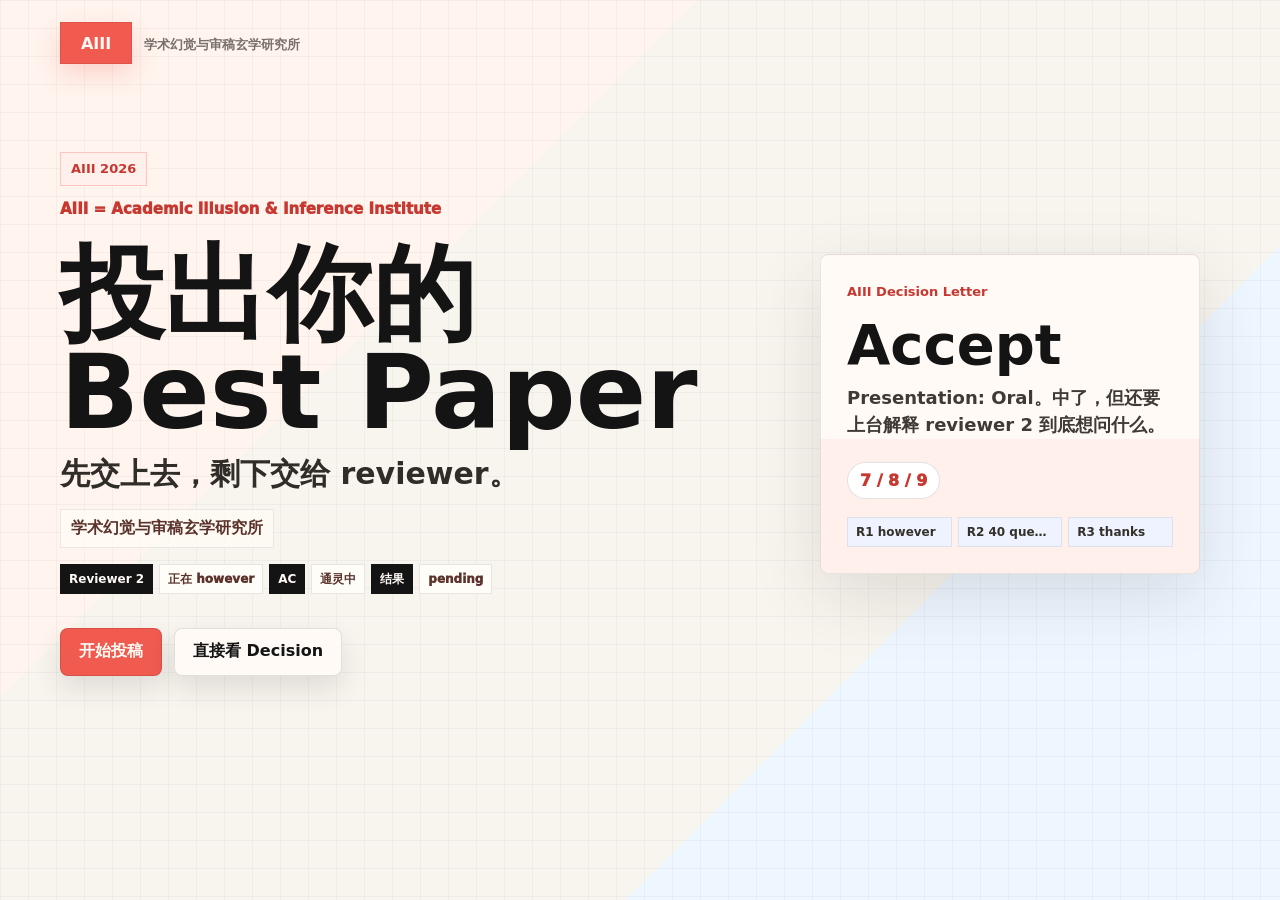
<file: index.html>
<!doctype html>
<html lang="zh-CN">
  <head>
    <meta charset="UTF-8" />
    <meta name="viewport" content="width=device-width, initial-scale=1.0" />
    <meta
      http-equiv="Content-Security-Policy"
      content="default-src 'self'; script-src 'self'; style-src 'self'; img-src 'self' data:; connect-src 'none'; object-src 'none'; base-uri 'none'; form-action 'none'"
    />
    <meta
      name="description"
      content="AIII：Academic Illusion & Inference Institute。投出你的 Best Paper，模拟 Accept / Reject 后的 Poster、Spotlight、Oral 审稿结果。"
    />
    <title>AIII | 投出你的 Best Paper</title>
    <link rel="icon" href="data:," />
    <link rel="stylesheet" href="./styles.css?v=probability2" />
  </head>
  <body>
    <div class="page-shell">
      <header class="topbar" aria-label="AIII navigation">
        <a class="brand" href="./index.html" aria-label="AIII home">
          <span class="brand-mark">AIII</span>
          <span class="brand-sub">学术幻觉与审稿玄学研究所</span>
        </a>
      </header>

      <main id="app" class="app" aria-live="polite"></main>
    </div>

    <template id="intro-template">
      <section class="intro-grid">
        <div class="hero-copy">
          <div class="kicker">AIII 2026</div>
          <p class="aiii-full-name">AIII = Academic Illusion & Inference Institute</p>
          <h1>投出你的 Best Paper</h1>
          <p class="hero-subtitle">先交上去，剩下交给 reviewer。</p>
          <p class="hero-alias">学术幻觉与审稿玄学研究所</p>
          <div class="system-strip" aria-label="AIII system status">
            <span>Reviewer 2</span>
            <b>正在 however</b>
            <span>AC</span>
            <b>通灵中</b>
            <span>结果</span>
            <b>pending</b>
          </div>
          <div class="hero-actions">
            <button class="primary-btn" data-action="start">开始投稿</button>
            <button class="ghost-btn" data-action="random">直接看 Decision</button>
          </div>
        </div>

        <aside class="share-preview" aria-label="sample result">
          <div class="preview-card">
            <span>AIII Decision Letter</span>
            <h2>Accept</h2>
            <p>Presentation: Oral。中了，但还要上台解释 reviewer 2 到底想问什么。</p>
            <div class="preview-score">7 / 8 / 9</div>
            <div class="preview-reviewers" aria-hidden="true">
              <b>R1 however</b>
              <b>R2 40 questions</b>
              <b>R3 thanks</b>
            </div>
          </div>
        </aside>
      </section>
    </template>

    <script src="./script.js?v=probability2"></script>
  </body>
</html>
</file>
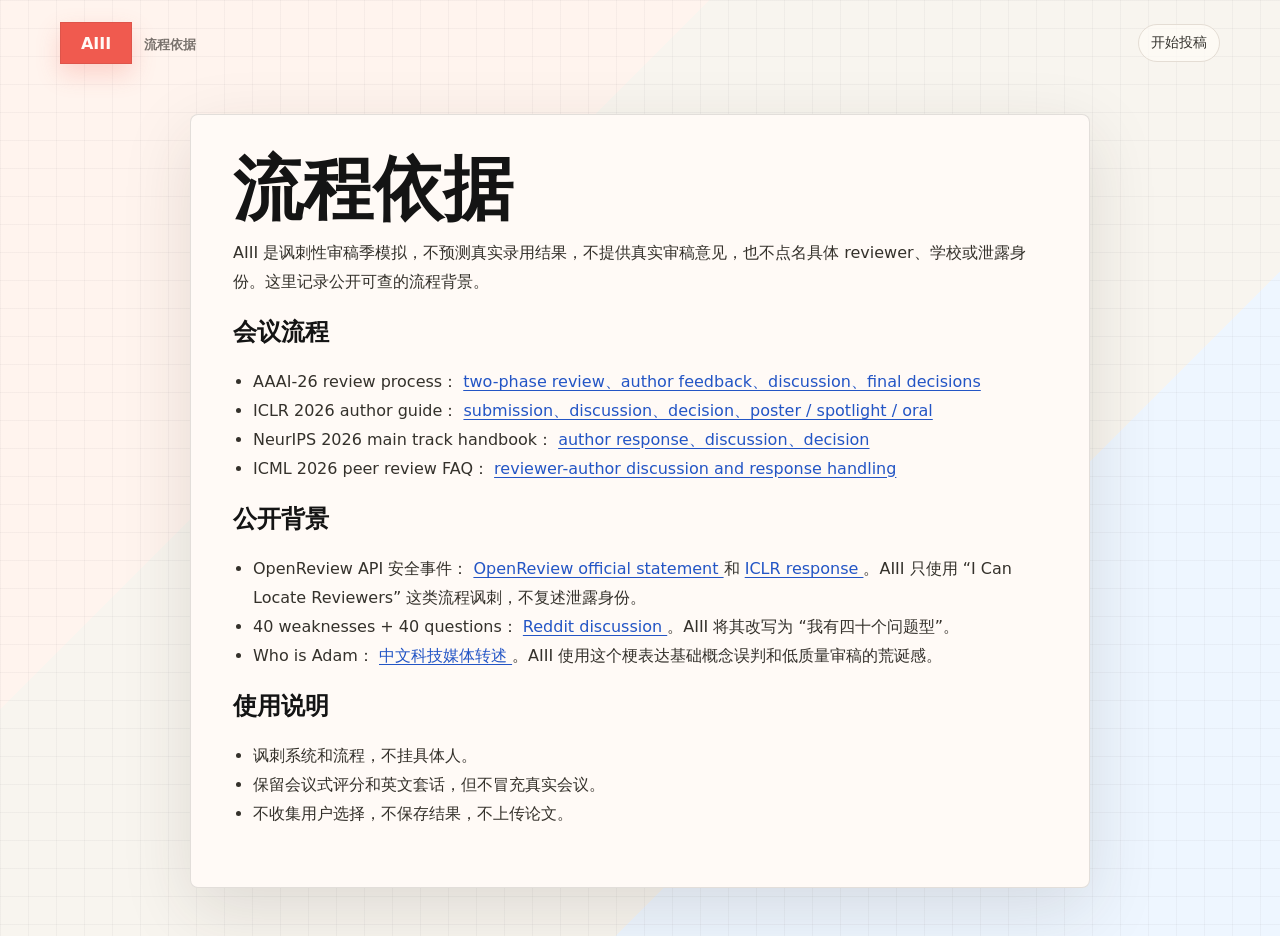
<file: sources.html>
<!doctype html>
<html lang="zh-CN">
  <head>
    <meta charset="UTF-8" />
    <meta name="viewport" content="width=device-width, initial-scale=1.0" />
    <meta
      http-equiv="Content-Security-Policy"
      content="default-src 'self'; script-src 'self'; style-src 'self'; img-src 'self' data:; connect-src 'none'; object-src 'none'; base-uri 'none'; form-action 'none'"
    />
    <title>AIII | 流程依据</title>
    <link rel="stylesheet" href="./styles.css" />
  </head>
  <body>
    <div class="page-shell">
      <header class="topbar" aria-label="AIII navigation">
        <a class="brand" href="./index.html" aria-label="AIII home">
          <span class="brand-mark">AIII</span>
          <span class="brand-sub">流程依据</span>
        </a>
        <nav class="top-actions" aria-label="site links">
          <a href="./index.html">开始投稿</a>
        </nav>
      </header>

      <main class="app">
        <article class="sources-shell sources-card">
          <h1>流程依据</h1>
          <p>
            AIII 是讽刺性审稿季模拟，不预测真实录用结果，不提供真实审稿意见，也不点名具体
            reviewer、学校或泄露身份。这里记录公开可查的流程背景。
          </p>

          <h2>会议流程</h2>
          <ul>
            <li>
              AAAI-26 review process：
              <a href="https://aaai.org/conference/aaai/aaai-26/review-process/" target="_blank" rel="noreferrer">
                two-phase review、author feedback、discussion、final decisions
              </a>
            </li>
            <li>
              ICLR 2026 author guide：
              <a href="https://iclr.cc/Conferences/2026/AuthorGuide" target="_blank" rel="noreferrer">
                submission、discussion、decision、poster / spotlight / oral
              </a>
            </li>
            <li>
              NeurIPS 2026 main track handbook：
              <a href="https://neurips.cc/Conferences/2026/MainTrackHandbook" target="_blank" rel="noreferrer">
                author response、discussion、decision
              </a>
            </li>
            <li>
              ICML 2026 peer review FAQ：
              <a href="https://icml.cc/Conferences/2026/PeerReviewFAQ" target="_blank" rel="noreferrer">
                reviewer-author discussion and response handling
              </a>
            </li>
          </ul>

          <h2>公开背景</h2>
          <ul>
            <li>
              OpenReview API 安全事件：
              <a href="https://openreview.net/forum/user%7Cstatement_regarding_api_security_incident" target="_blank" rel="noreferrer">
                OpenReview official statement
              </a>
              和
              <a href="https://blog.iclr.cc/2025/12/03/iclr-2026-response-to-security-incident/" target="_blank" rel="noreferrer">
                ICLR response
              </a>
              。AIII 只使用 “I Can Locate Reviewers” 这类流程讽刺，不复述泄露身份。
            </li>
            <li>
              40 weaknesses + 40 questions：
              <a href="https://www.reddit.com/r/MachineLearning/comments/1oyce03/d_a_reviewer_posted_40_weaknesses_and_40_questions/" target="_blank" rel="noreferrer">
                Reddit discussion
              </a>
              。AIII 将其改写为 “我有四十个问题型”。
            </li>
            <li>
              Who is Adam：
              <a href="https://finance.sina.com.cn/tech/roll/2025-07-25/doc-infhswis3032027.shtml?froms=ggmp" target="_blank" rel="noreferrer">
                中文科技媒体转述
              </a>
              。AIII 使用这个梗表达基础概念误判和低质量审稿的荒诞感。
            </li>
          </ul>

          <h2>使用说明</h2>
          <ul>
            <li>讽刺系统和流程，不挂具体人。</li>
            <li>保留会议式评分和英文套话，但不冒充真实会议。</li>
            <li>不收集用户选择，不保存结果，不上传论文。</li>
          </ul>
        </article>
      </main>
    </div>
  </body>
</html>
</file>
<file: styles.css>
:root {
  color-scheme: light;
  --ink: #141414;
  --muted: #78716c;
  --paper: #fffaf6;
  --paper-2: #f8f4ee;
  --line: #e4ddd4;
  --accent: #f05a4f;
  --accent-dark: #c73831;
  --green: #14835f;
  --blue: #2355c5;
  --shadow: 0 22px 70px rgba(44, 36, 30, 0.13);
  --radius: 8px;
  font-family:
    Inter, ui-sans-serif, system-ui, -apple-system, BlinkMacSystemFont,
    "Segoe UI", "PingFang SC", "Microsoft YaHei", sans-serif;
}

* {
  box-sizing: border-box;
}

html {
  min-height: 100%;
}

body {
  margin: 0;
  min-height: 100vh;
  color: var(--ink);
  background:
    linear-gradient(rgba(20, 20, 20, 0.035) 1px, transparent 1px),
    linear-gradient(90deg, rgba(20, 20, 20, 0.035) 1px, transparent 1px),
    linear-gradient(135deg, #fff4ee 0 32%, transparent 32% 100%),
    linear-gradient(315deg, #eef6ff 0 30%, transparent 30% 100%),
    #f8f5ef;
  background-size:
    28px 28px,
    28px 28px,
    auto,
    auto,
    auto;
}

a {
  color: inherit;
  text-decoration: none;
}

button,
a {
  -webkit-tap-highlight-color: transparent;
  touch-action: manipulation;
}

button {
  font: inherit;
  cursor: pointer;
}

.page-shell {
  width: min(1160px, calc(100% - 28px));
  margin: 0 auto;
}

.topbar {
  display: flex;
  align-items: center;
  justify-content: space-between;
  gap: 18px;
  padding: 22px 0;
}

.brand {
  display: flex;
  align-items: baseline;
  gap: 12px;
  min-width: 0;
}

.brand-mark {
  display: inline-grid;
  place-items: center;
  min-width: 72px;
  height: 42px;
  border: 1px solid rgba(20, 20, 20, 0.08);
  background: var(--accent);
  color: #fffaf6;
  box-shadow: 0 10px 24px rgba(240, 90, 79, 0.22);
  font-weight: 900;
  letter-spacing: 0;
}

.brand-sub {
  color: var(--muted);
  font-size: 13px;
  font-weight: 800;
  white-space: nowrap;
  overflow: hidden;
  text-overflow: ellipsis;
}

.top-actions {
  display: flex;
  gap: 8px;
}

.top-actions a {
  border: 1px solid var(--line);
  background: rgba(255, 253, 247, 0.7);
  padding: 9px 12px;
  border-radius: 999px;
  color: #35332e;
  font-size: 14px;
}

.app {
  min-height: calc(100vh - 92px);
  padding: 28px 0 48px;
}

.app > * {
  animation: screen-in 180ms ease-out both;
}

.site-foot {
  display: flex;
  justify-content: center;
  gap: 12px;
  flex-wrap: wrap;
  padding: 6px 0 28px;
  color: var(--muted);
  font-size: 13px;
  font-weight: 750;
}

.site-foot a {
  color: var(--blue);
  text-decoration: underline;
  text-underline-offset: 3px;
}

.intro-grid {
  display: grid;
  grid-template-columns: minmax(0, 1fr) minmax(320px, 420px);
  gap: 52px;
  align-items: center;
  min-height: 600px;
}

.kicker {
  display: inline-flex;
  width: fit-content;
  max-width: 100%;
  border: 1px solid rgba(240, 90, 79, 0.28);
  background: #fff0ec;
  color: var(--accent-dark);
  padding: 8px 10px;
  font-size: 13px;
  line-height: 1.25;
  font-weight: 800;
  text-transform: uppercase;
  box-shadow: none;
}

.aiii-full-name {
  margin: 14px 0 0;
  color: var(--accent-dark);
  font-size: 15px;
  font-weight: 950;
  letter-spacing: 0;
}

h1 {
  max-width: 720px;
  margin: 28px 0 12px;
  font-size: 104px;
  line-height: 0.94;
  letter-spacing: 0;
}

.hero-subtitle {
  margin: 0;
  color: #302d28;
  font-size: 30px;
  font-weight: 750;
}

.hero-alias {
  width: fit-content;
  margin: 14px 0 0;
  border: 1px solid rgba(20, 20, 20, 0.08);
  background: rgba(255, 253, 247, 0.7);
  padding: 8px 10px;
  color: #5b332c;
  font-size: 16px;
  font-weight: 900;
}

.system-strip {
  display: flex;
  width: fit-content;
  max-width: 100%;
  flex-wrap: wrap;
  gap: 6px;
  margin-top: 16px;
}

.system-strip span,
.system-strip b {
  display: inline-flex;
  align-items: center;
  min-height: 30px;
  border: 1px solid rgba(20, 20, 20, 0.1);
  padding: 6px 8px;
  font-size: 12px;
  line-height: 1;
}

.system-strip span {
  background: #141414;
  color: #fffaf6;
  font-weight: 900;
}

.system-strip b {
  background: #fffdf7;
  color: #5b332c;
  font-weight: 950;
}

.hero-actions {
  display: flex;
  gap: 12px;
  margin-top: 34px;
  flex-wrap: wrap;
}

.primary-btn,
.ghost-btn,
.choice-btn,
.utility-btn {
  border: 1px solid rgba(20, 20, 20, 0.12);
  border-radius: var(--radius);
  min-height: 48px;
  padding: 12px 18px;
  box-shadow: 0 12px 28px rgba(44, 36, 30, 0.12);
  transition:
    transform 120ms ease,
    box-shadow 120ms ease,
    background-color 120ms ease;
}

.primary-btn {
  background: var(--accent);
  color: #fffdf7;
  font-weight: 850;
}

.ghost-btn,
.utility-btn {
  background: var(--paper);
  color: var(--ink);
  font-weight: 750;
}

.primary-btn:hover,
.ghost-btn:hover,
.choice-btn:hover,
.utility-btn:hover {
  transform: translateY(-1px);
  box-shadow: 0 16px 34px rgba(44, 36, 30, 0.16);
}

.primary-btn:active,
.ghost-btn:active,
.choice-btn:active,
.utility-btn:active {
  transform: translateY(1px);
  box-shadow: 0 8px 18px rgba(44, 36, 30, 0.12);
}

.primary-btn:focus-visible,
.ghost-btn:focus-visible,
.choice-btn:focus-visible,
.utility-btn:focus-visible,
.brand:focus-visible {
  outline: 3px solid rgba(35, 85, 197, 0.35);
  outline-offset: 3px;
}

.tiny-note {
  max-width: 540px;
  margin: 18px 0 0;
  color: var(--muted);
  font-size: 14px;
  line-height: 1.7;
}

.paper-stack,
.share-preview {
  position: relative;
  min-height: 490px;
}

.share-preview {
  display: grid;
  place-items: center;
}

.preview-card {
  width: min(100%, 380px);
  border: 1px solid rgba(20, 20, 20, 0.1);
  border-radius: var(--radius);
  background:
    linear-gradient(180deg, #fffaf6 0 58%, #fff0ec 58% 100%);
  padding: 26px;
  box-shadow: var(--shadow);
}

.preview-card span {
  color: var(--accent-dark);
  font-size: 13px;
  font-weight: 900;
}

.preview-card h2 {
  margin: 18px 0 12px;
  font-size: 56px;
  line-height: 0.98;
}

.preview-card p {
  margin: 0;
  color: #3f3a35;
  font-size: 18px;
  line-height: 1.5;
  font-weight: 760;
}

.preview-score {
  width: fit-content;
  margin-top: 24px;
  border: 1px solid rgba(20, 20, 20, 0.12);
  border-radius: 999px;
  background: #ffffff;
  padding: 8px 12px;
  color: var(--accent-dark);
  font-weight: 950;
}

.preview-reviewers {
  display: grid;
  grid-template-columns: repeat(3, minmax(0, 1fr));
  gap: 6px;
  margin-top: 18px;
}

.preview-reviewers b {
  min-width: 0;
  overflow: hidden;
  text-overflow: ellipsis;
  white-space: nowrap;
  border: 1px solid rgba(20, 20, 20, 0.08);
  background: #eef3ff;
  padding: 7px 8px;
  color: #34312b;
  font-size: 12px;
  font-weight: 900;
}

.review-window {
  position: absolute;
  inset: auto 0 0 auto;
  width: min(100%, 380px);
  border: 2px solid var(--ink);
  background: var(--paper);
  padding: 18px;
  box-shadow: 8px 8px 0 var(--ink);
  border-radius: var(--radius);
}

.review-window.active {
  z-index: 3;
  top: 40px;
}

.review-window.offset-one {
  z-index: 2;
  top: 210px;
  right: 34px;
  background: #f8d66b;
}

.review-window.offset-two {
  z-index: 1;
  top: 330px;
  right: 76px;
  background: #cfe9df;
}

.window-bar {
  display: flex;
  gap: 6px;
  margin-bottom: 16px;
}

.window-bar span {
  width: 10px;
  height: 10px;
  border: 1px solid var(--ink);
  border-radius: 50%;
  background: var(--accent);
}

.window-bar span:nth-child(2) {
  background: #f8d66b;
}

.window-bar span:nth-child(3) {
  background: #6ec5a6;
}

.window-title {
  font-size: 18px;
  font-weight: 900;
  margin-bottom: 16px;
}

.score-row {
  display: flex;
  justify-content: space-between;
  gap: 12px;
  border-top: 1px solid var(--line);
  border-bottom: 1px solid var(--line);
  padding: 12px 0;
  margin-bottom: 12px;
}

.score-row span {
  color: var(--accent-dark);
  font-weight: 900;
}

.mini-review {
  margin-top: 8px;
  border: 1px solid var(--line);
  background: #fffaf0;
  padding: 10px;
  border-radius: 6px;
  color: #38342e;
  font-size: 14px;
}

.quiz-shell,
.result-shell,
.sources-shell {
  width: min(900px, 100%);
  margin: 0 auto;
}

.quiz-card,
.result-card,
.result-poster,
.reviewer-board,
.sources-card,
.desk-card {
  border: 1px solid rgba(20, 20, 20, 0.12);
  background: var(--paper);
  box-shadow: var(--shadow);
  border-radius: var(--radius);
}

.quiz-card {
  overflow: hidden;
}

.progress-wrap {
  padding: 18px;
  border-bottom: 1px solid rgba(20, 20, 20, 0.08);
  background:
    linear-gradient(135deg, rgba(240, 90, 79, 0.12), transparent 42%),
    linear-gradient(315deg, rgba(35, 85, 197, 0.1), transparent 44%),
    #fffdf7;
}

.progress-meta {
  display: flex;
  align-items: center;
  gap: 10px;
  color: var(--muted);
  font-size: 13px;
  font-weight: 750;
}

.survival-meta {
  flex-wrap: wrap;
}

.survival-meta span {
  border: 1px solid rgba(20, 20, 20, 0.1);
  background: #141414;
  color: #fffaf6;
  padding: 6px 8px;
  font-weight: 950;
}

.survival-meta strong {
  color: var(--accent-dark);
  font-size: 40px;
  line-height: 0.9;
  font-weight: 950;
}

.survival-meta em {
  border: 1px solid rgba(20, 20, 20, 0.08);
  background: #fff0ec;
  color: #5b332c;
  padding: 6px 9px;
  font-style: normal;
  font-weight: 900;
}

.survival-meta b {
  margin-left: auto;
  color: #34312b;
  font-size: 14px;
  font-weight: 950;
}

.progress-bar {
  height: 10px;
  margin-top: 12px;
  border: 1px solid rgba(20, 20, 20, 0.08);
  background: var(--paper-2);
  border-radius: 999px;
  overflow: hidden;
}

.progress-fill {
  height: 100%;
  width: 0;
  background: linear-gradient(90deg, var(--accent), #f8d66b);
}

.progress-step-0 {
  width: 0%;
}

.progress-step-1 {
  width: 14%;
}

.progress-step-2 {
  width: 29%;
}

.progress-step-3 {
  width: 43%;
}

.progress-step-4 {
  width: 57%;
}

.progress-step-5 {
  width: 71%;
}

.progress-step-6 {
  width: 86%;
}

.progress-step-7 {
  width: 100%;
}

.major-rail {
  display: grid;
  grid-template-columns: repeat(4, minmax(0, 1fr));
  gap: 8px;
  margin-top: 12px;
}

.major-rail span {
  min-width: 0;
  min-height: 38px;
  display: grid;
  place-items: center;
  border: 1px solid rgba(20, 20, 20, 0.08);
  border-radius: var(--radius);
  background: #fff;
  padding: 8px 6px;
  color: var(--muted);
  text-align: center;
}

.major-rail span.done {
  background: #cfe9df;
  color: #0f604a;
}

.major-rail span.current {
  background: var(--accent);
  color: #fffaf6;
  box-shadow: 0 10px 22px rgba(240, 90, 79, 0.18);
}

.major-rail i {
  font-style: normal;
  max-width: 100%;
  overflow: hidden;
  text-overflow: ellipsis;
  white-space: nowrap;
  font-size: 13px;
  font-weight: 950;
}

.question-area {
  position: relative;
  overflow: hidden;
  padding: clamp(22px, 5vw, 44px);
  background:
    repeating-linear-gradient(
      135deg,
      rgba(20, 20, 20, 0.028) 0 8px,
      transparent 8px 18px
    ),
    linear-gradient(180deg, #fffaf6, #fffdf7);
}

.question-area > * {
  position: relative;
  z-index: 1;
}

.question-head {
  display: flex;
  align-items: center;
  gap: 8px;
  flex-wrap: wrap;
}

.question-head span,
.question-head b {
  display: inline-flex;
  width: fit-content;
  border: 1px solid rgba(20, 20, 20, 0.09);
  padding: 7px 9px;
  font-size: 13px;
  line-height: 1;
  font-weight: 950;
}

.question-head span {
  background: #141414;
  color: #fffaf6;
}

.question-head b {
  background: #fff0ec;
  color: var(--accent-dark);
}

.question-area h2 {
  margin: 22px 0 22px;
  font-size: 44px;
  line-height: 1.08;
  letter-spacing: 0;
}

.choices {
  display: grid;
  gap: 12px;
}

.choice-btn {
  width: 100%;
  display: flex;
  justify-content: space-between;
  align-items: center;
  gap: 16px;
  background: rgba(255, 250, 246, 0.92);
  text-align: left;
  color: var(--ink);
  font-size: 19px;
  font-weight: 780;
  line-height: 1.35;
}

.choice-btn > span:first-child {
  min-width: 28px;
  width: 28px;
  height: 28px;
  display: inline-grid;
  place-items: center;
  border: 1px solid rgba(20, 20, 20, 0.1);
  background: #fff;
  font-size: 13px;
}

.choice-btn::after {
  content: "";
  display: none;
}

.choice-btn:hover {
  background: #fff8e7;
}

.conference-card {
  background: var(--paper);
}

.conference-choice {
  min-height: 72px;
  background: #fffdf7;
}

.conference-choice::after {
  content: "";
  display: none;
}

.conference-code {
  font-family: Arial, Helvetica, sans-serif;
  font-size: 46px;
  font-weight: 900;
  letter-spacing: 0.01em;
  line-height: 1;
}

.desk-card {
  width: min(760px, 100%);
  margin: 40px auto;
  padding: clamp(24px, 5vw, 46px);
  background: #fff8e7;
}

.desk-badge,
.decision-badge {
  display: inline-flex;
  width: fit-content;
  max-width: 100%;
  border: 1px solid rgba(20, 20, 20, 0.08);
  background: var(--accent);
  color: #fff;
  padding: 8px 12px;
  box-shadow: 0 10px 22px rgba(240, 90, 79, 0.24);
  line-height: 1.18;
  font-weight: 950;
  text-transform: uppercase;
  overflow-wrap: anywhere;
}

.desk-card h2 {
  margin: 20px 0 18px;
  color: var(--accent);
  font-size: 136px;
  line-height: 0.82;
  text-transform: uppercase;
}

.desk-card .desk-badge {
  background: #211f1e;
  color: #ffe070;
}

.desk-card p {
  color: #302d28;
  font-size: 22px;
  line-height: 1.55;
}

.confusable-word {
  font-family: Arial, Helvetica, sans-serif;
  font-size: 1.08em;
}

.spell-check {
  display: flex;
  align-items: center;
  justify-content: space-between;
  gap: 14px;
  margin-top: 12px;
  border: 1px solid rgba(20, 20, 20, 0.1);
  background: #fffdf7;
  border-radius: var(--radius);
  padding: 12px 14px;
  box-shadow: none;
}

.spell-check.correct {
  background: #cfe9df;
}

.spell-check span:first-child {
  color: var(--muted);
  font-size: 13px;
  font-weight: 900;
}

.spell-check strong {
  display: flex;
  gap: 8px;
}

.letter {
  display: inline-grid;
  place-items: center;
  min-width: 34px;
  height: 38px;
  border: 1px solid var(--ink);
  background: #fffaf0;
  font-family: Arial, Helvetica, sans-serif;
  font-size: 24px;
  font-weight: 950;
}

.wrong-letter {
  background: var(--accent);
  color: #fffdf7;
}

.result-shell {
  display: grid;
  gap: 18px;
}

.result-card,
.result-poster {
  position: relative;
  overflow: hidden;
  padding: clamp(16px, 3.2vw, 28px);
}

.result-card::before,
.result-poster::before {
  content: "";
  position: absolute;
  inset: 0;
  z-index: 0;
  background:
    linear-gradient(rgba(20, 20, 20, 0.035) 1px, transparent 1px),
    linear-gradient(90deg, rgba(20, 20, 20, 0.035) 1px, transparent 1px);
  background-size: 22px 22px;
  pointer-events: none;
}

.result-card > *,
.result-poster > * {
  position: relative;
  z-index: 1;
}

.result-poster {
  width: min(680px, 100%);
  margin: 0 auto;
  background: #fffdf7;
}

.poster-topline,
.poster-footer {
  display: flex;
  justify-content: space-between;
  gap: 14px;
  color: var(--muted);
  font-size: 13px;
  font-weight: 850;
  text-transform: uppercase;
}

.poster-topline b {
  color: var(--accent-dark);
}

.poster-hero {
  margin-top: 18px;
  border: 0;
  border-radius: var(--radius);
  padding: clamp(18px, 3.6vw, 28px);
  background: #ffe070;
  box-shadow: none;
}

.result-phase-1-reject .poster-hero,
.result-reject .poster-hero {
  background: #f6c5b8;
}

.result-accept .poster-hero {
  background: #cfe9df;
}

.poster-metrics {
  display: grid;
  grid-template-columns: repeat(4, 1fr);
  gap: 10px;
  margin-top: 12px;
}

.poster-metrics div {
  border: 1px solid rgba(20, 20, 20, 0.1);
  background: #fffdf7;
  border-radius: var(--radius);
  padding: 12px;
  box-shadow: none;
  min-height: 76px;
}

.poster-metrics span,
.poster-meta span,
.poster-truth span,
.poster-punchline span {
  display: block;
  color: var(--muted);
  font-size: 12px;
  font-weight: 950;
  text-transform: uppercase;
}

.poster-metrics strong {
  display: block;
  margin-top: 8px;
  font-size: 22px;
  line-height: 1.05;
  overflow-wrap: anywhere;
}

.poster-punchline,
.poster-meta,
.poster-truth {
  margin-top: 14px;
  border: 1px solid rgba(20, 20, 20, 0.1);
  border-radius: var(--radius);
  padding: 16px;
  background: #fffdf7;
}

.poster-punchline {
  background: #fff8e7;
}

.poster-punchline p {
  margin: 10px 0 0;
  font-size: 30px;
  line-height: 1.25;
  font-weight: 900;
}

.poster-reviewers {
  display: grid;
  grid-template-columns: repeat(3, 1fr);
  gap: 10px;
  margin-top: 12px;
}

.poster-reviewers div {
  border: 1px solid rgba(20, 20, 20, 0.1);
  background: #eef3ff;
  border-radius: var(--radius);
  padding: 10px;
  min-height: 86px;
}

.poster-reviewers span {
  display: inline-flex;
  border: 1px solid rgba(20, 20, 20, 0.1);
  background: #fffdf7;
  padding: 4px 6px;
  font-size: 12px;
  font-weight: 950;
}

.poster-reviewers strong {
  display: block;
  margin-top: 8px;
  font-size: 15px;
  line-height: 1.25;
}

.poster-reviewers em {
  display: block;
  margin-top: 6px;
  color: var(--muted);
  font-size: 12px;
  font-style: normal;
  font-weight: 800;
}

.poster-meta {
  background: #eef3ff;
}

.poster-truth {
  background: #fff8e7;
  margin-top: 12px;
}

.poster-meta p,
.poster-truth p {
  margin: 0;
  line-height: 1.55;
  font-weight: 760;
}

.poster-footer {
  margin-top: 14px;
  text-transform: none;
}

.reviewer-board {
  width: min(680px, 100%);
  margin: 0 auto;
  padding: 0;
  background: rgba(255, 253, 247, 0.88);
}

.reviewer-board summary {
  cursor: pointer;
  padding: 16px 18px;
  color: #3f3a35;
  font-size: 16px;
  font-weight: 900;
}

.reviewer-board[open] {
  padding-bottom: 18px;
}

.reviewer-board[open] .result-grid,
.reviewer-board[open] .meta-box {
  margin-left: 18px;
  margin-right: 18px;
}

.result-hero {
  display: grid;
  grid-template-columns: minmax(0, 1fr) auto;
  gap: 18px;
  align-items: start;
  border: 2px solid var(--ink);
  border-radius: var(--radius);
  padding: clamp(18px, 4vw, 34px);
  background: #f8d66b;
  box-shadow: 6px 6px 0 var(--ink);
}

.result-phase-1-reject .result-hero,
.result-reject .result-hero {
  background: #f6c5b8;
}

.result-accept .result-hero {
  background: #cfe9df;
}

.result-title {
  margin: 14px 0 10px;
  font-size: 104px;
  line-height: 0.82;
  letter-spacing: 0;
  text-transform: uppercase;
}

.decision-title {
  word-break: break-word;
}

.result-subline {
  margin: 0;
  max-width: 580px;
  color: #3f3a35;
  font-size: 22px;
  line-height: 1.35;
  font-weight: 850;
}

.scores {
  border: 2px solid var(--ink);
  background: #fffdf7;
  border-radius: var(--radius);
  padding: 14px;
  min-width: 170px;
  box-shadow: 4px 4px 0 var(--ink);
}

.scores .label {
  color: #39352f;
  font-size: 12px;
  font-weight: 900;
  text-transform: uppercase;
}

.scores .value {
  display: block;
  margin-top: 4px;
  font-size: 30px;
  font-weight: 950;
}

.scores .decision-name {
  display: block;
  margin: 5px 0 12px;
  color: var(--accent-dark);
  font-size: 21px;
  font-weight: 950;
}

.headline-box {
  margin-top: 18px;
  display: grid;
  grid-template-columns: auto minmax(0, 1fr);
  gap: 14px;
  align-items: center;
  border: 2px solid var(--ink);
  background: #fffdf7;
  border-radius: var(--radius);
  padding: 16px;
  box-shadow: 4px 4px 0 var(--ink);
}

.share-copy {
  margin-top: 14px;
  border: 2px solid var(--ink);
  background: #fff8e7;
  border-radius: var(--radius);
  padding: 16px;
}

.headline-box span,
.board-title span,
.share-copy span {
  display: inline-flex;
  width: fit-content;
  border: 1px solid var(--ink);
  background: var(--accent);
  color: #fffdf7;
  padding: 6px 8px;
  font-size: 13px;
  font-weight: 950;
}

.share-copy p {
  margin: 12px 0 0;
  font-size: 24px;
  font-weight: 850;
  line-height: 1.35;
}

.headline-box strong {
  font-size: 28px;
  line-height: 1.25;
}

.board-title {
  display: flex;
  justify-content: space-between;
  align-items: end;
  gap: 12px;
  margin-top: 26px;
}

.board-title em {
  color: var(--muted);
  font-size: 13px;
  font-style: normal;
  font-weight: 800;
}

.result-grid {
  display: grid;
  grid-template-columns: repeat(3, 1fr);
  gap: 12px;
  margin-top: 12px;
}

.reviewer-card {
  border: 1px solid rgba(20, 20, 20, 0.1);
  background: #fffaf0;
  border-radius: var(--radius);
  padding: 14px;
  min-height: 220px;
  box-shadow: none;
}

.reviewer-card h3 {
  margin: 0 0 10px;
  font-size: 17px;
}

.reviewer-card .tag {
  display: inline-flex;
  background: #e8f3ef;
  border: 1px solid var(--line);
  padding: 5px 7px;
  font-size: 12px;
  font-weight: 850;
}

.rating-line {
  margin: 12px 0;
  display: flex;
  justify-content: space-between;
  gap: 8px;
  color: var(--muted);
  font-size: 13px;
  font-weight: 800;
}

.reviewer-card p {
  margin: 10px 0 0;
  line-height: 1.55;
  font-size: 14px;
}

.review-reveal-shell {
  width: min(900px, 100%);
  margin: 0 auto;
}

.review-reveal-card {
  display: grid;
  gap: 16px;
}

.review-reveal-head {
  border: 1px solid rgba(20, 20, 20, 0.12);
  border-radius: var(--radius);
  background: #141414;
  color: #fffdf7;
  padding: clamp(22px, 5vw, 38px);
  box-shadow: var(--shadow);
}

.review-reveal-head span {
  display: inline-flex;
  border: 1px solid rgba(248, 214, 107, 0.38);
  background: rgba(248, 214, 107, 0.12);
  color: #ffe070;
  padding: 7px 9px;
  font-size: 13px;
  font-weight: 950;
  text-transform: uppercase;
}

.review-reveal-head h2 {
  margin: 18px 0 10px;
  color: #fffdf7;
  font-size: 92px;
  line-height: 0.9;
  letter-spacing: 0;
}

.review-reveal-head p {
  max-width: 720px;
  margin: 0;
  color: #ffe070;
  font-size: 22px;
  line-height: 1.42;
  font-weight: 850;
}

.review-reveal-grid {
  display: grid;
  grid-template-columns: repeat(3, minmax(0, 1fr));
  gap: 12px;
}

.review-peek-card {
  min-height: 250px;
  border: 1px solid rgba(20, 20, 20, 0.1);
  border-radius: var(--radius);
  background: #fffdf7;
  padding: 16px;
  box-shadow: 0 14px 36px rgba(44, 36, 30, 0.11);
}

.review-peek-top {
  display: flex;
  align-items: center;
  justify-content: space-between;
  gap: 10px;
}

.review-peek-top span,
.review-peek-top b {
  display: inline-flex;
  align-items: center;
  justify-content: center;
  border: 1px solid rgba(20, 20, 20, 0.1);
  font-weight: 950;
}

.review-peek-top span {
  min-width: 34px;
  height: 30px;
  background: #eef3ff;
  font-size: 13px;
}

.review-peek-top b {
  min-width: 48px;
  height: 42px;
  background: #f8d66b;
  color: #141414;
  font-size: 26px;
}

.review-peek-card h3 {
  margin: 16px 0 8px;
  font-size: 21px;
  line-height: 1.18;
}

.review-peek-card em {
  display: block;
  color: var(--muted);
  font-size: 13px;
  font-style: normal;
  font-weight: 850;
}

.review-peek-card p {
  margin: 16px 0 0;
  color: #302d28;
  font-size: 15px;
  line-height: 1.55;
  font-weight: 760;
}

.review-reveal-actions {
  display: flex;
  justify-content: flex-end;
}

.review-response-shell {
  width: min(860px, 100%);
  margin: 0 auto;
}

.review-response-card {
  border: 1px solid rgba(20, 20, 20, 0.12);
  border-radius: var(--radius);
  background: var(--paper);
  box-shadow: var(--shadow);
  overflow: hidden;
}

.response-head {
  padding: clamp(22px, 5vw, 38px);
  background:
    repeating-linear-gradient(
      135deg,
      rgba(20, 20, 20, 0.03) 0 8px,
      transparent 8px 18px
    ),
    linear-gradient(180deg, #fffdf7, #fff4ee);
}

.response-head > span {
  display: inline-flex;
  width: fit-content;
  border: 1px solid rgba(20, 20, 20, 0.1);
  background: #141414;
  color: #fffaf6;
  padding: 7px 9px;
  font-size: 13px;
  font-weight: 950;
  text-transform: uppercase;
}

.response-head h2 {
  margin: 18px 0 12px;
  font-size: 52px;
  line-height: 1;
}

.response-head p {
  max-width: 720px;
  margin: 0;
  color: #302d28;
  font-size: 20px;
  line-height: 1.48;
  font-weight: 800;
}

.response-meta {
  display: flex;
  flex-wrap: wrap;
  gap: 8px;
  margin-top: 18px;
}

.response-meta b {
  display: inline-flex;
  border: 1px solid rgba(20, 20, 20, 0.1);
  background: #eef3ff;
  padding: 7px 9px;
  color: #34312b;
  font-size: 13px;
  font-weight: 950;
}

.response-choices {
  display: grid;
  gap: 12px;
  padding: clamp(18px, 4vw, 30px);
}

.trap-choice {
  display: grid;
  gap: 8px;
  margin: 18px 0;
  border: 1px solid rgba(20, 20, 20, 0.12);
  border-radius: var(--radius);
  background: #fffdf7;
  padding: 14px;
}

.trap-choice span {
  color: var(--muted);
  font-size: 13px;
  font-weight: 900;
}

.trap-choice strong {
  font-size: 22px;
  line-height: 1.35;
}

.review-trap-card {
  background: #fff4ee;
}

.meta-box {
  margin-top: 18px;
  border: 2px solid var(--ink);
  background: #eef3ff;
  border-radius: var(--radius);
  padding: 16px;
}

.truth-box {
  background: #fff8e7;
}

.choice-echo {
  margin-top: 10px !important;
  color: var(--muted);
  font-size: 14px;
}

.meta-box h3,
.show-box h3 {
  margin: 0 0 8px;
  font-size: 18px;
}

.meta-box p,
.show-box p {
  margin: 0;
  line-height: 1.6;
}

.show-box {
  margin-top: 14px;
  border: 2px solid var(--ink);
  background: #f8d66b;
  border-radius: var(--radius);
  padding: 16px;
}

.result-actions {
  display: flex;
  gap: 10px;
  flex-wrap: wrap;
  margin-top: 20px;
  align-items: center;
}

.utility-link {
  display: inline-flex;
  align-items: center;
  min-height: 48px;
  padding: 0 4px;
  color: var(--blue);
  font-weight: 850;
  text-decoration: underline;
  text-underline-offset: 4px;
}

.transition-shell {
  width: min(760px, 100%);
  margin: 80px auto;
}

.transition-card {
  border: 1px solid rgba(20, 20, 20, 0.12);
  background: var(--paper);
  border-radius: var(--radius);
  padding: clamp(28px, 6vw, 54px);
  box-shadow: var(--shadow);
}

.transition-card .progress-wrap {
  margin-bottom: 30px;
  border: 1px solid rgba(20, 20, 20, 0.1);
  border-radius: var(--radius);
}

.survival-kicker {
  display: inline-flex;
  width: fit-content;
  border-radius: 999px;
  background: #fff0ec;
  color: var(--accent-dark);
  padding: 8px 12px;
  font-size: 14px;
  font-weight: 950;
}

.transition-card p {
  margin: 18px 0 8px;
  color: var(--muted);
  font-size: 22px;
  font-weight: 850;
}

.transition-card strong {
  display: block;
  font-size: 48px;
  line-height: 1.05;
}

.transition-card em {
  display: block;
  margin-top: 14px;
  color: #6d6660;
  font-size: 16px;
  font-style: normal;
  font-weight: 850;
}

.transition-next {
  margin-top: 28px;
}

.spinner-lines {
  display: grid;
  gap: 8px;
  width: min(280px, 100%);
}

.spinner-lines span {
  height: 12px;
  border: 0;
  background: var(--accent);
  box-shadow: none;
  border-radius: 999px;
}

.spinner-lines span:nth-child(2) {
  width: 72%;
  background: #f8d66b;
}

.spinner-lines span:nth-child(3) {
  width: 48%;
  background: #cfe9df;
}

.sources-card {
  padding: clamp(22px, 5vw, 42px);
}

.sources-card h1 {
  font-size: 70px;
  margin-top: 0;
}

.sources-card p,
.sources-card li {
  color: #34312b;
  line-height: 1.8;
}

.sources-card ul {
  padding-left: 20px;
}

.sources-card a {
  color: var(--blue);
  text-decoration: underline;
  text-underline-offset: 3px;
}

.toast {
  position: fixed;
  left: 50%;
  bottom: 22px;
  transform: translateX(-50%) translateY(80px);
  z-index: 30;
  border: 2px solid var(--ink);
  background: var(--ink);
  color: var(--paper);
  padding: 12px 16px;
  border-radius: var(--radius);
  font-weight: 850;
  opacity: 0;
  transition:
    transform 160ms ease,
    opacity 160ms ease;
}

.toast.show {
  opacity: 1;
  transform: translateX(-50%) translateY(0);
}

@media (max-width: 820px) {
  .topbar {
    align-items: flex-start;
  }

  h1 {
    font-size: 64px;
  }

  .hero-subtitle {
    font-size: 24px;
  }

  .aiii-full-name {
    font-size: 14px;
  }

  .brand {
    flex-direction: column;
    align-items: flex-start;
    gap: 8px;
  }

  .brand-sub {
    white-space: normal;
  }

  .intro-grid {
    grid-template-columns: 1fr;
    gap: 28px;
    min-height: auto;
  }

  .share-preview {
    min-height: 320px;
  }

  .question-area h2 {
    font-size: 38px;
  }

  .result-title {
    font-size: 86px;
  }

  .desk-card h2 {
    font-size: 110px;
  }

  .transition-card strong {
    font-size: 42px;
  }

  .paper-stack {
    min-height: 430px;
  }

  .review-window.offset-one {
    right: 18px;
  }

  .review-window.offset-two {
    right: 36px;
  }

  .result-hero {
    grid-template-columns: 1fr;
  }

  .poster-topline,
  .poster-footer {
    flex-direction: column;
    align-items: flex-start;
  }

  .poster-metrics,
  .poster-reviewers {
    grid-template-columns: repeat(2, minmax(0, 1fr));
    gap: 8px;
  }

  .poster-metrics div,
  .poster-reviewers div {
    padding: 9px;
  }

  .headline-box {
    grid-template-columns: 1fr;
  }

  .board-title {
    align-items: flex-start;
    flex-direction: column;
  }

  .scores {
    width: fit-content;
  }

  .result-grid {
    grid-template-columns: 1fr;
  }

  .review-reveal-grid {
    grid-template-columns: 1fr;
  }

  .response-head h2 {
    font-size: 40px;
  }

  .survival-meta b {
    margin-left: 0;
  }
}

@media (min-width: 700px) and (max-width: 900px) {
  .intro-grid {
    grid-template-columns: minmax(0, 1fr) minmax(260px, 320px);
    gap: 28px;
    align-items: center;
    min-height: 540px;
  }

  .share-preview {
    min-height: auto;
    place-items: center;
  }

  .preview-card {
    padding: 24px;
  }

  .preview-card h2 {
    font-size: 44px;
  }
}

@media (hover: none) {
  .primary-btn:hover,
  .ghost-btn:hover,
  .choice-btn:hover,
  .utility-btn:hover {
    transform: none;
    box-shadow: 0 12px 28px rgba(44, 36, 30, 0.12);
  }
}

@media (max-width: 520px) {
  .page-shell {
    width: min(100% - 18px, 1160px);
  }

  .topbar {
    padding: 16px 0 10px;
  }

  .app {
    min-height: auto;
    padding: 18px 0 14px;
  }

  .brand {
    gap: 6px;
  }

  .brand-mark {
    min-width: 64px;
    height: 38px;
  }

  .brand-sub {
    font-size: 12px;
  }

  .intro-grid {
    gap: 22px;
  }

  h1 {
    margin: 22px 0 12px;
    font-size: 48px;
    line-height: 1;
  }

  .hero-subtitle {
    font-size: 19px;
    line-height: 1.35;
  }

  .aiii-full-name {
    margin-top: 12px;
    font-size: 12px;
    line-height: 1.35;
  }

  .hero-alias {
    margin-top: 12px;
    font-size: 14px;
  }

  .system-strip {
    width: 100%;
    flex-wrap: nowrap;
    overflow: hidden;
    gap: 6px;
  }

  .system-strip span,
  .system-strip b {
    min-height: 28px;
    flex: 0 0 auto;
    padding: 6px 7px;
    font-size: 11px;
    white-space: nowrap;
  }

  .hero-actions {
    margin-top: 26px;
    gap: 10px;
  }

  .share-preview {
    min-height: auto;
    place-items: stretch;
  }

  .preview-card {
    width: 100%;
    padding: 22px;
  }

  .preview-card h2 {
    font-size: 38px;
  }

  .preview-card p {
    font-size: 17px;
  }

  .preview-reviewers {
    grid-template-columns: repeat(3, minmax(0, 1fr));
  }

  .preview-reviewers b {
    padding: 6px;
    font-size: 11px;
  }

  .progress-wrap {
    padding: 16px;
  }

  .survival-meta {
    gap: 8px;
  }

  .survival-meta strong {
    font-size: 34px;
  }

  .question-area {
    padding: 24px;
  }

  .question-area h2 {
    margin-top: 18px;
    font-size: 30px;
  }

  .choice-btn {
    min-height: 58px;
    padding: 11px 16px;
    font-size: 16px;
  }

  .conference-choice {
    min-height: 70px;
  }

  .conference-code {
    font-size: 36px;
  }

  .desk-card {
    margin: 18px auto;
    padding: 24px;
  }

  .desk-card h2 {
    font-size: 68px;
    line-height: 0.9;
  }

  .desk-card p {
    font-size: 18px;
  }

  .spell-check {
    align-items: stretch;
    flex-direction: column;
  }

  .letter {
    min-width: 32px;
    height: 36px;
    font-size: 23px;
  }

  .result-poster {
    padding: 16px;
  }

  .poster-hero {
    margin-top: 16px;
    padding: 18px;
  }

  .decision-badge {
    padding: 7px 10px;
    font-size: 13px;
  }

  .result-title {
    font-size: 58px;
    line-height: 0.88;
  }

  .result-subline {
    font-size: 18px;
  }

  .poster-metrics {
    gap: 8px;
  }

  .poster-metrics div {
    min-height: 72px;
  }

  .poster-metrics span {
    font-size: 10px;
  }

  .poster-metrics strong {
    font-size: 20px;
  }

  .poster-reviewers strong {
    font-size: 14px;
  }

  .poster-truth {
    padding: 14px;
  }

  .review-reveal-head {
    padding: 22px;
  }

  .review-reveal-head h2 {
    font-size: 58px;
  }

  .review-reveal-head p {
    font-size: 18px;
  }

  .review-peek-card {
    min-height: auto;
  }

  .response-head {
    padding: 22px;
  }

  .response-head h2 {
    font-size: 34px;
  }

  .response-head p {
    font-size: 17px;
  }

  .response-choices {
    padding: 18px;
  }

  .trap-choice strong {
    font-size: 18px;
  }

  .review-reveal-actions {
    display: grid;
  }

  .reviewer-board summary {
    padding: 14px 16px;
  }

  .transition-shell {
    margin: 34px auto;
  }

  .transition-card {
    padding: 18px;
  }

  .transition-card .progress-wrap {
    margin-bottom: 24px;
  }

  .transition-card p {
    font-size: 18px;
  }

  .transition-card strong {
    font-size: 34px;
  }

  .top-actions a {
    padding: 8px 10px;
    font-size: 13px;
  }

  .top-status {
    display: none;
  }

  .hero-actions,
  .result-actions {
    display: grid;
  }

  .primary-btn,
  .ghost-btn,
  .utility-btn {
    width: 100%;
  }

  .utility-link {
    justify-content: center;
    width: 100%;
  }

  .paper-stack {
    min-height: 390px;
  }

  .review-window {
    width: calc(100% - 12px);
  }

  .major-rail {
    gap: 5px;
  }

  .major-rail span {
    min-height: 34px;
    padding: 6px 4px;
  }

  .major-rail i {
    font-size: 11px;
  }
}

@media (max-width: 360px) {
  h1 {
    font-size: 43px;
  }

  .result-title {
    font-size: 50px;
  }

  .conference-code {
    font-size: 32px;
  }

  .poster-metrics,
  .poster-reviewers {
    grid-template-columns: 1fr;
  }
}

@media (prefers-reduced-motion: reduce) {
  *,
  *::before,
  *::after {
    animation-duration: 1ms !important;
    scroll-behavior: auto !important;
    transition-duration: 1ms !important;
  }
}

@keyframes screen-in {
  from {
    opacity: 0;
    transform: translateY(10px);
  }

  to {
    opacity: 1;
    transform: translateY(0);
  }
}
</file>
